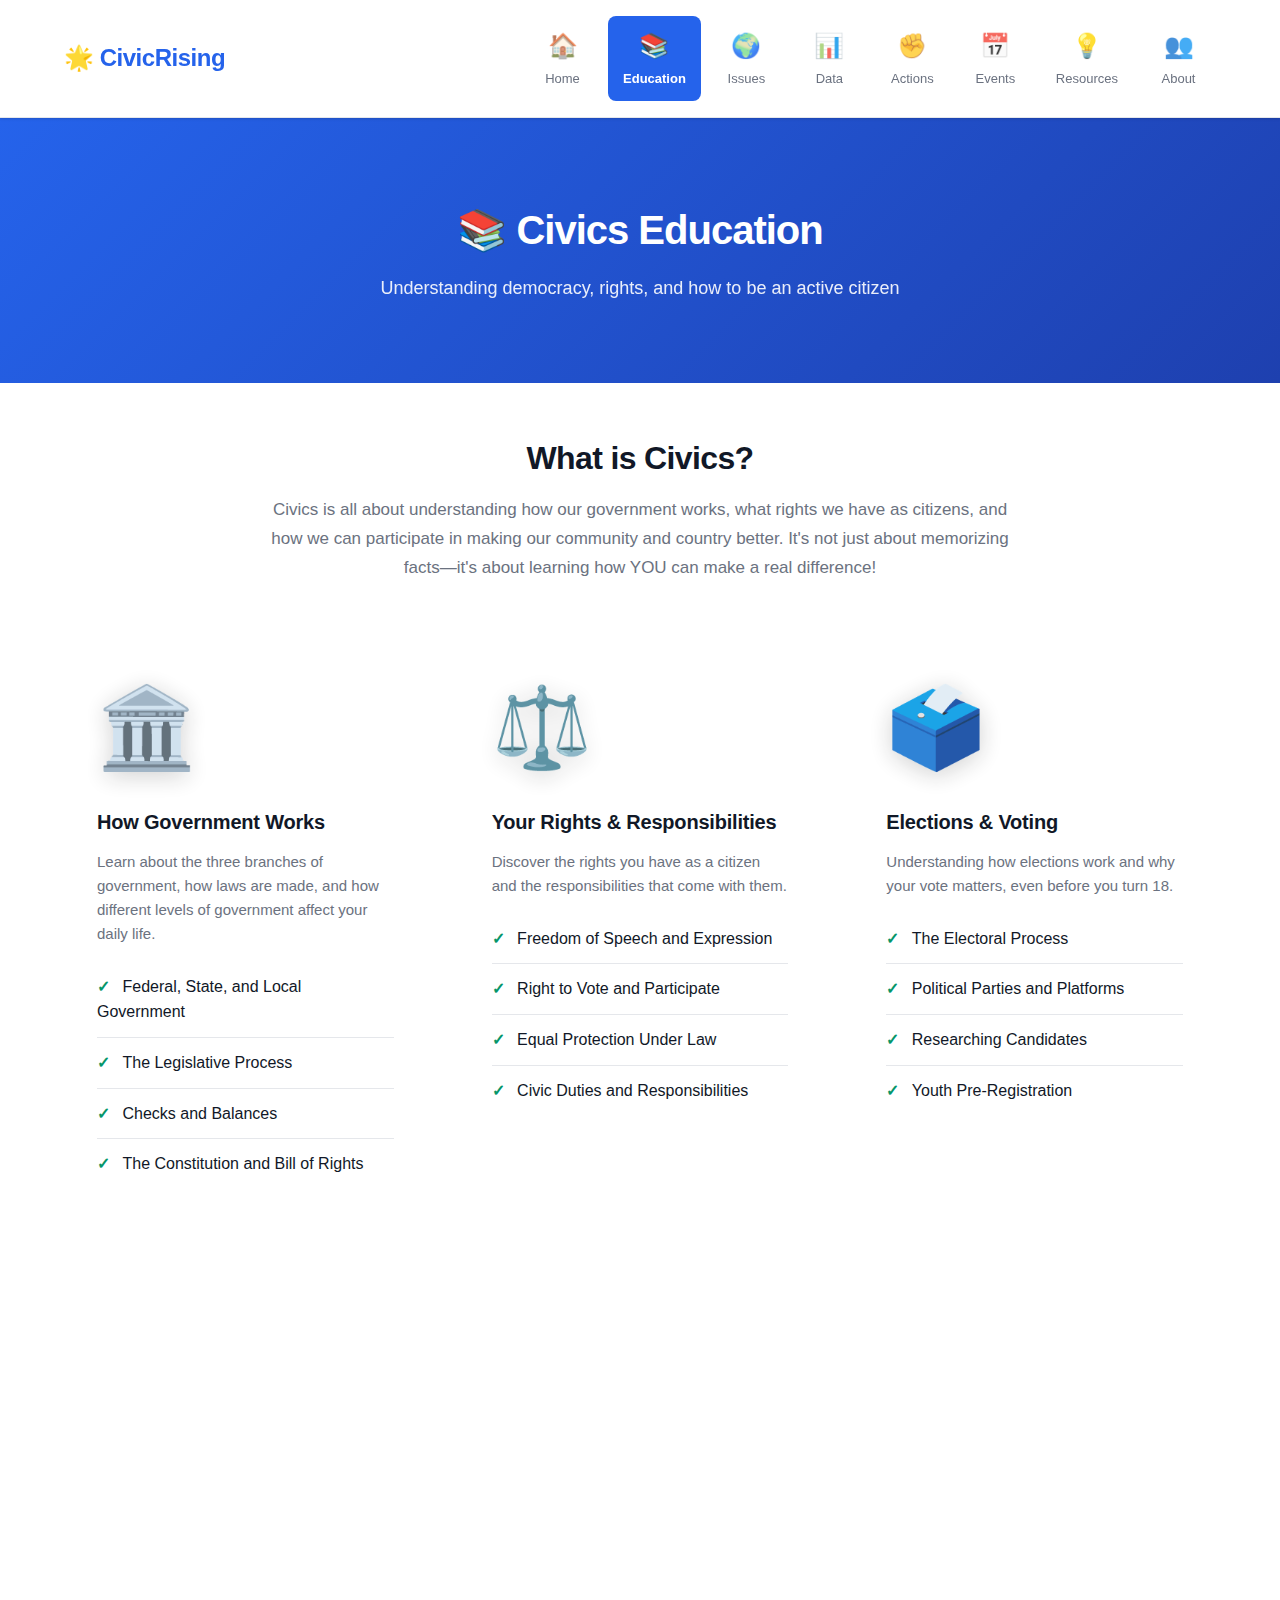
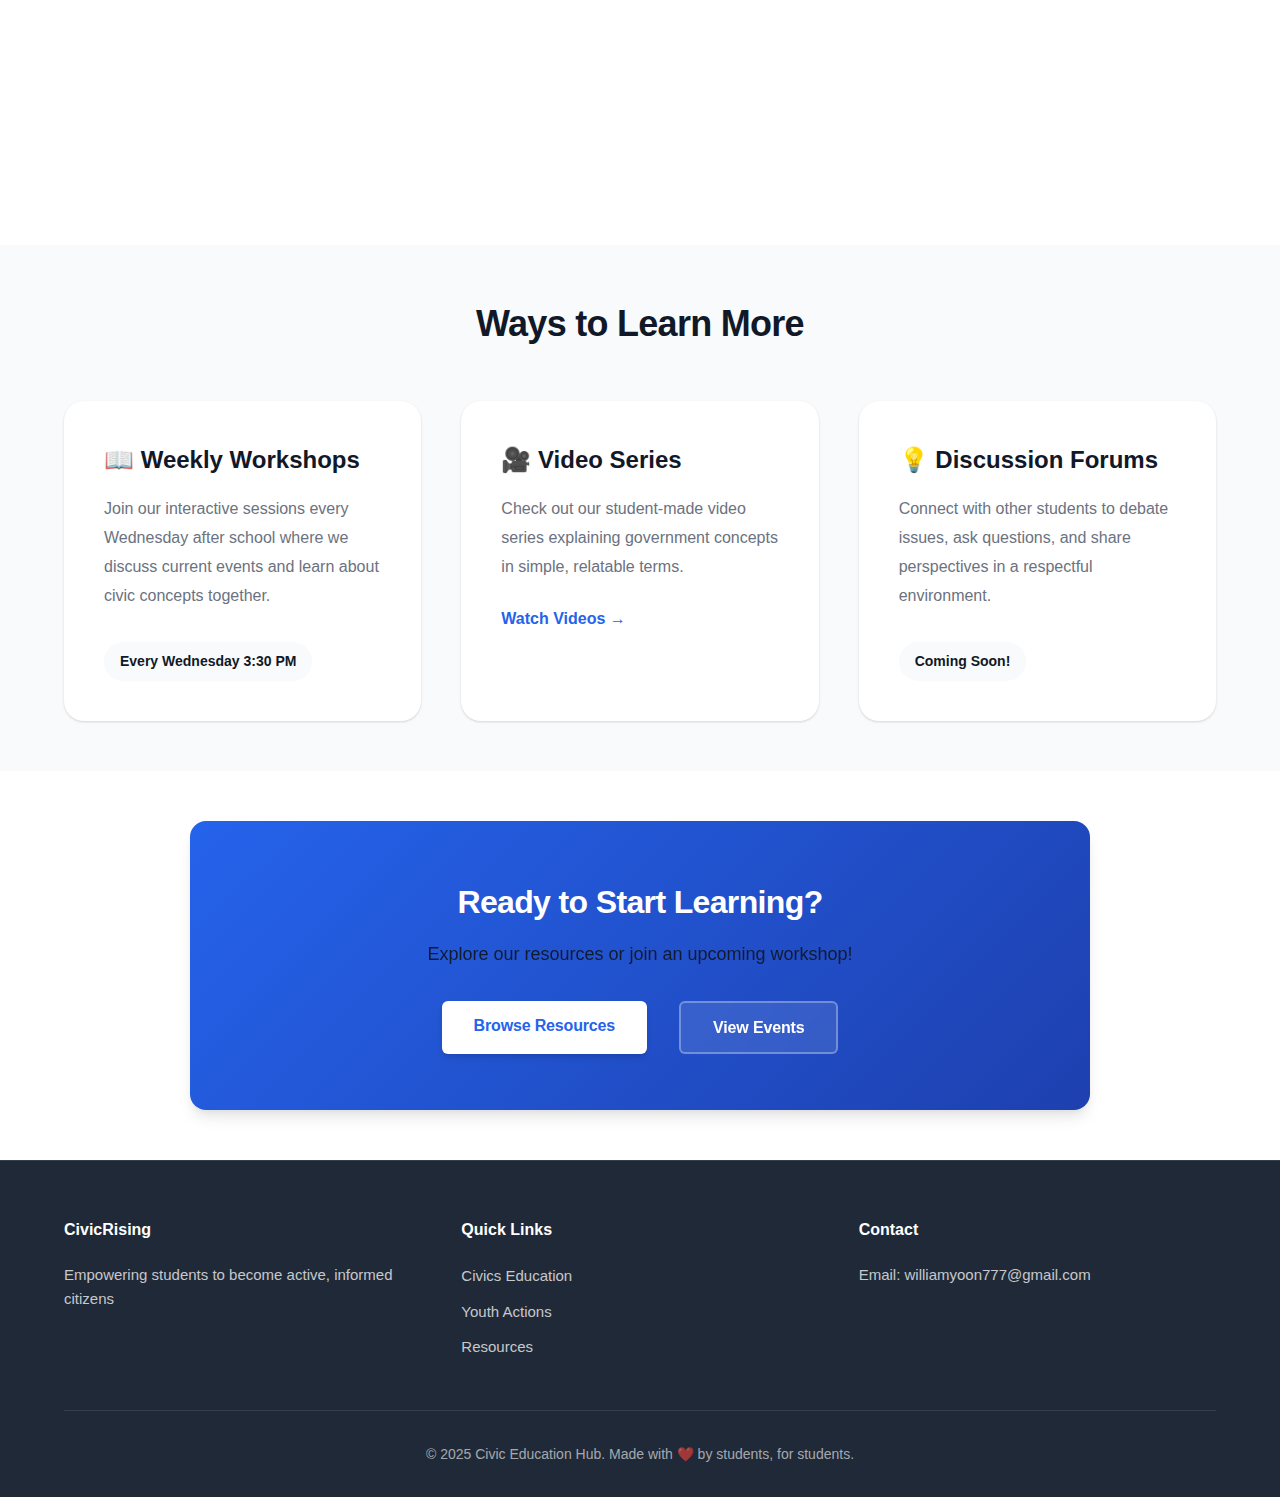
<file: civics-education.html>
<!DOCTYPE html>
<html lang="en">
<head>
    <meta charset="UTF-8">
    <meta name="viewport" content="width=device-width, initial-scale=1.0">
    <title>Civics Education - CivicRising</title>
    <link rel="stylesheet" href="style.css">
</head>
<body>
    <!-- Navigation -->
    <nav class="navbar">
        <div class="container">
            <div class="logo">
                <h1>🌟 CivicRising</h1>
            </div>
            <ul class="nav-menu">
                <li><a href="index.html"><span class="nav-icon">🏠</span>Home</a></li>
                <li><a href="civics-education.html" class="active"><span class="nav-icon">📚</span>Education</a></li>
                <li><a href="community-issues.html"><span class="nav-icon">🌍</span>Issues</a></li>
                <li><a href="civics-data.html"><span class="nav-icon">📊</span>Data</a></li>
                <li><a href="youth-actions.html"><span class="nav-icon">✊</span>Actions</a></li>
                <li><a href="community-events.html"><span class="nav-icon">📅</span>Events</a></li>
                <li><a href="resources.html"><span class="nav-icon">💡</span>Resources</a></li>
                <li><a href="team.html"><span class="nav-icon">👥</span>About</a></li>
            </ul>
            <div class="hamburger">
                <span></span>
                <span></span>
                <span></span>
            </div>
        </div>
    </nav>

    <!-- Page Header -->
    <section class="page-header">
        <div class="container">
            <h1>📚 Civics Education</h1>
            <p>Understanding democracy, rights, and how to be an active citizen</p>
        </div>
    </section>

    <!-- Main Content -->
    <section class="section">
        <div class="container">
            <div class="content-intro">
                <h2>What is Civics?</h2>
                <p>Civics is all about understanding how our government works, what rights we have as citizens, and how we can participate in making our community and country better. It's not just about memorizing facts—it's about learning how YOU can make a real difference!</p>
            </div>

            <div class="card-grid">
                <div class="card">
                    <div class="card-icon">🏛️</div>
                    <h3>How Government Works</h3>
                    <p>Learn about the three branches of government, how laws are made, and how different levels of government affect your daily life.</p>
                    <ul class="topic-list">
                        <li>Federal, State, and Local Government</li>
                        <li>The Legislative Process</li>
                        <li>Checks and Balances</li>
                        <li>The Constitution and Bill of Rights</li>
                    </ul>
                </div>

                <div class="card">
                    <div class="card-icon">⚖️</div>
                    <h3>Your Rights & Responsibilities</h3>
                    <p>Discover the rights you have as a citizen and the responsibilities that come with them.</p>
                    <ul class="topic-list">
                        <li>Freedom of Speech and Expression</li>
                        <li>Right to Vote and Participate</li>
                        <li>Equal Protection Under Law</li>
                        <li>Civic Duties and Responsibilities</li>
                    </ul>
                </div>

                <div class="card">
                    <div class="card-icon">🗳️</div>
                    <h3>Elections & Voting</h3>
                    <p>Understanding how elections work and why your vote matters, even before you turn 18.</p>
                    <ul class="topic-list">
                        <li>The Electoral Process</li>
                        <li>Political Parties and Platforms</li>
                        <li>Researching Candidates</li>
                        <li>Youth Pre-Registration</li>
                    </ul>
                </div>

                <div class="card">
                    <div class="card-icon">💬</div>
                    <h3>Civic Engagement</h3>
                    <p>Ways you can get involved in your community RIGHT NOW, regardless of your age.</p>
                    <ul class="topic-list">
                        <li>Attending Town Halls</li>
                        <li>Contacting Representatives</li>
                        <li>Community Organizing</li>
                        <li>Peaceful Protest and Advocacy</li>
                    </ul>
                </div>

                <div class="card">
                    <div class="card-icon">🌐</div>
                    <h3>Media Literacy</h3>
                    <p>Learn to critically evaluate information and identify reliable sources in the digital age.</p>
                    <ul class="topic-list">
                        <li>Fact-Checking Techniques</li>
                        <li>Identifying Bias</li>
                        <li>Understanding Misinformation</li>
                        <li>Digital Citizenship</li>
                    </ul>
                </div>

                <div class="card">
                    <div class="card-icon">🤝</div>
                    <h3>Social Justice & Equity</h3>
                    <p>Exploring issues of fairness, equality, and justice in our society.</p>
                    <ul class="topic-list">
                        <li>Civil Rights Movement History</li>
                        <li>Contemporary Social Issues</li>
                        <li>Equity vs. Equality</li>
                        <li>Advocacy for Change</li>
                    </ul>
                </div>
            </div>
        </div>
    </section>

    <!-- Interactive Section -->
    <section class="section bg-light">
        <div class="container">
            <h2 class="section-title">Ways to Learn More</h2>
            <div class="learning-options">
                <div class="learning-card">
                    <h3>📖 Weekly Workshops</h3>
                    <p>Join our interactive sessions every Wednesday after school where we discuss current events and learn about civic concepts together.</p>
                    <span class="badge">Every Wednesday 3:30 PM</span>
                </div>
                <div class="learning-card">
                    <h3>🎥 Video Series</h3>
                    <p>Check out our student-made video series explaining government concepts in simple, relatable terms.</p>
                    <a href="resources.html" class="link-button">Watch Videos →</a>
                </div>
                <div class="learning-card">
                    <h3>💡 Discussion Forums</h3>
                    <p>Connect with other students to debate issues, ask questions, and share perspectives in a respectful environment.</p>
                    <span class="badge">Coming Soon!</span>
                </div>
            </div>
        </div>
    </section>

    <!-- Call to Action -->
    <section class="section">
        <div class="container">
            <div class="cta-box">
                <h2>Ready to Start Learning?</h2>
                <p>Explore our resources or join an upcoming workshop!</p>
                <div class="cta-buttons">
                    <a href="resources.html" class="btn-primary">Browse Resources</a>
                    <a href="community-events.html" class="btn-secondary">View Events</a>
                </div>
            </div>
        </div>
    </section>

    <!-- Footer -->
    <footer class="footer">
        <div class="container">
            <div class="footer-content">
                <div class="footer-section">
                    <h3>CivicRising</h3>
                    <p>Empowering students to become active, informed citizens</p>
                </div>
                <div class="footer-section">
                    <h4>Quick Links</h4>
                    <ul class="footer-links">
                        <li><a href="civics-education.html">Civics Education</a></li>
                        <li><a href="youth-actions.html">Youth Actions</a></li>
                        <li><a href="resources.html">Resources</a></li>
                    </ul>
                </div>
                <div class="footer-section">
                    <h4>Contact</h4>
                    <p>Email: williamyoon777@gmail.com</p>
                </div>
            </div>
            <div class="footer-bottom">
                <p>&copy; 2025 Civic Education Hub. Made with ❤️ by students, for students.</p>
            </div>
        </div>
    </footer>

    <script src="script.js"></script>
</body>
</html>
</file>
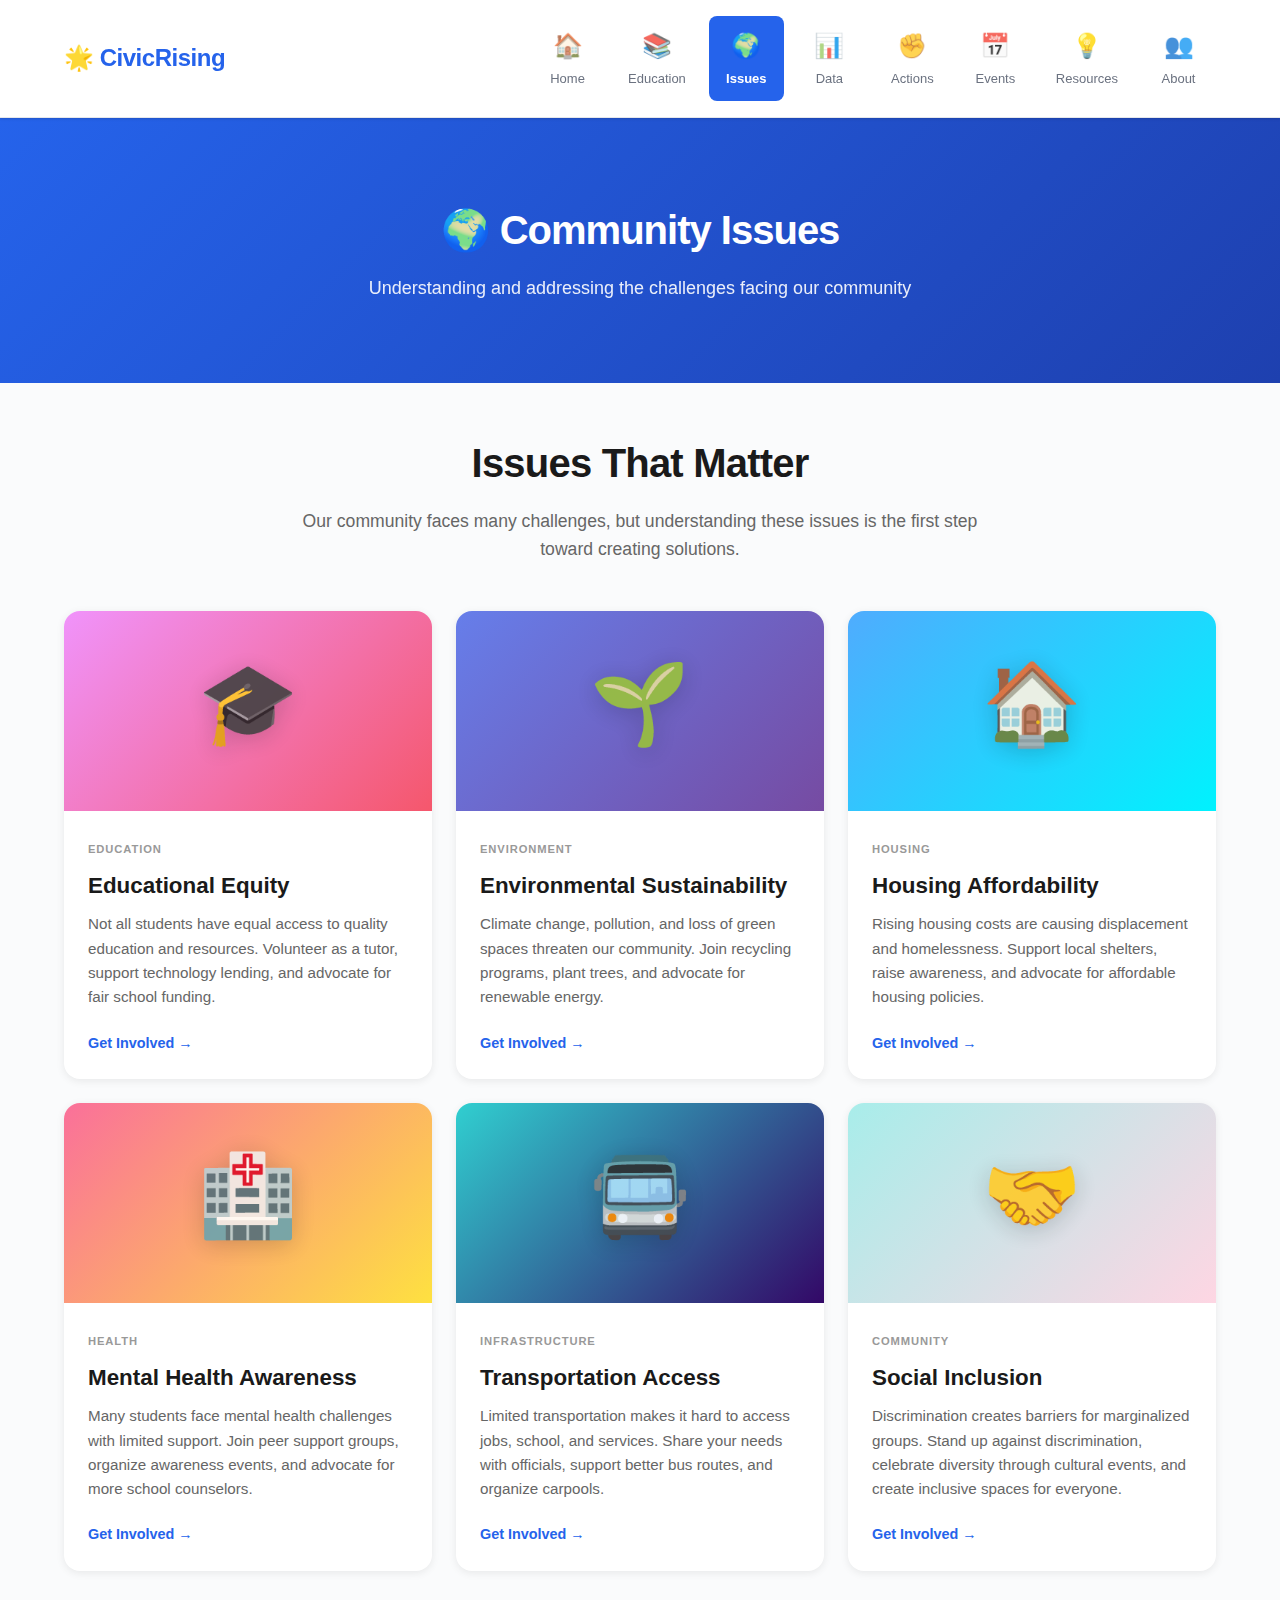
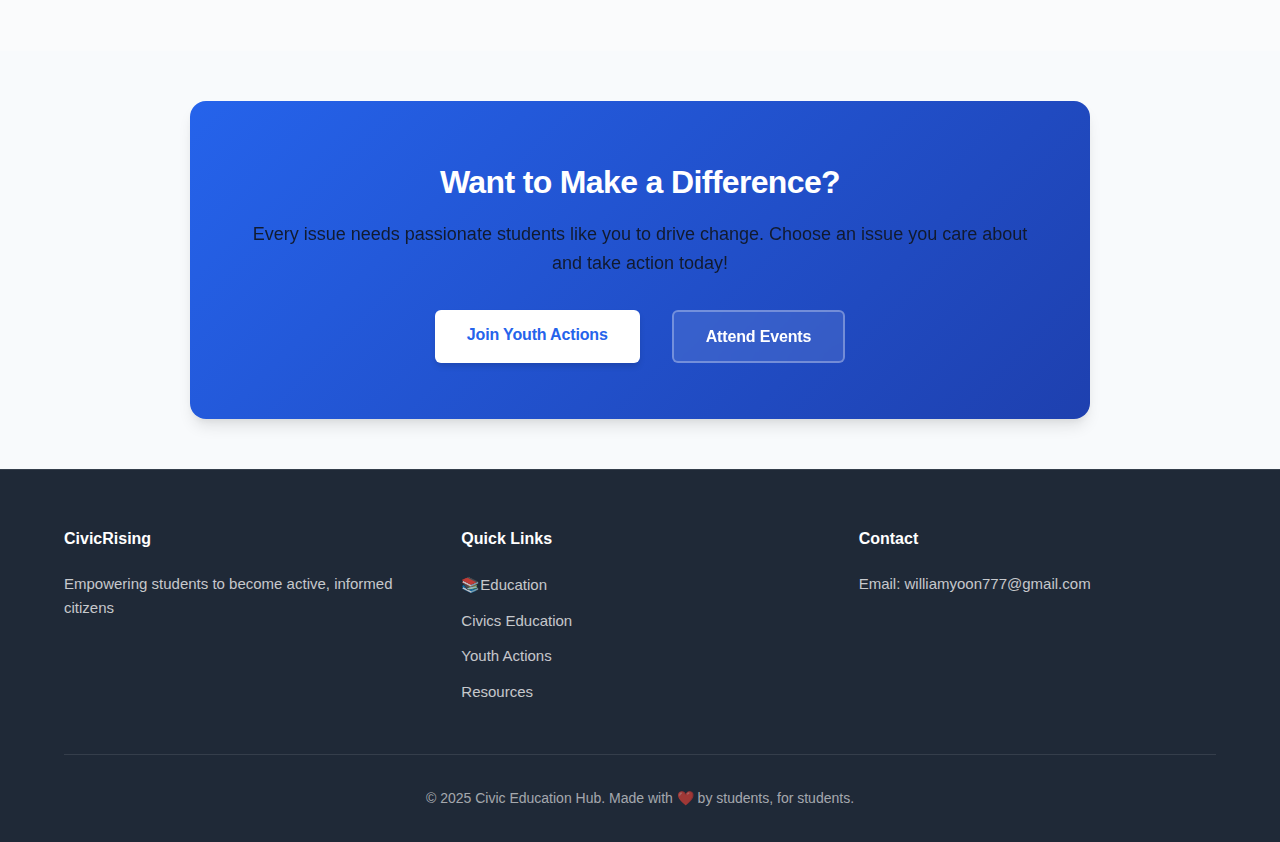
<file: community-issues.html>
<!DOCTYPE html>
<html lang="en">
<head>
    <meta charset="UTF-8">
    <meta name="viewport" content="width=device-width, initial-scale=1.0">
    <title>Community Issues - CivicRising</title>
    <link rel="stylesheet" href="style.css">
</head>
<body>
    <!-- Navigation -->
    <nav class="navbar">
        <div class="container">
            <div class="logo">
                <h1>🌟 CivicRising</h1>
            </div>
                        <ul class="nav-menu">
                <li><a href="index.html"><span class="nav-icon">🏠</span>Home</a></li>
                <li><a href="civics-education.html"><span class="nav-icon">📚</span>Education</a></li>
                <li><a href="community-issues.html" class="active"><span class="nav-icon">🌍</span>Issues</a></li>
                <li><a href="civics-data.html"><span class="nav-icon">📊</span>Data</a></li>
                <li><a href="youth-actions.html"><span class="nav-icon">✊</span>Actions</a></li>
                <li><a href="community-events.html"><span class="nav-icon">📅</span>Events</a></li>
                <li><a href="resources.html"><span class="nav-icon">💡</span>Resources</a></li>
                <li><a href="team.html"><span class="nav-icon">👥</span>About</a></li>
            </ul>
            <div class="hamburger">
                <span></span>
                <span></span>
                <span></span>
            </div>
        </div>
    </nav>

    <!-- Page Header -->
    <section class="page-header">
        <div class="container">
            <h1>🌍 Community Issues</h1>
            <p>Understanding and addressing the challenges facing our community</p>
        </div>
    </section>

    <!-- Main Content -->
    <section class="section issues-gallery">
        <div class="container">
            <div class="gallery-intro">
                <h2 class="gallery-title">Issues That Matter</h2>
                <p class="gallery-subtitle">Our community faces many challenges, but understanding these issues is the first step toward creating solutions.</p>
            </div>

            <!-- Gallery Grid -->
            <div class="issues-gallery-grid">
                <!-- Card 1: Educational Equity -->
                <div class="gallery-card" data-category="education">
                    <div class="gallery-card-image">
                        <div class="card-gradient education-gradient"></div>
                        <div class="card-icon">🎓</div>
                    </div>
                    <div class="gallery-card-content">
                        <span class="card-tag">Education</span>
                        <h3 class="card-title">Educational Equity</h3>
                        <p class="card-description">Not all students have equal access to quality education and resources. Volunteer as a tutor, support technology lending, and advocate for fair school funding.</p>
                        <a href="youth-actions.html" class="card-link">Get Involved →</a>
                    </div>
                </div>

                <!-- Card 2: Environmental Sustainability -->
                <div class="gallery-card" data-category="environment">
                    <div class="gallery-card-image">
                        <div class="card-gradient environment-gradient"></div>
                        <div class="card-icon">🌱</div>
                    </div>
                    <div class="gallery-card-content">
                        <span class="card-tag">Environment</span>
                        <h3 class="card-title">Environmental Sustainability</h3>
                        <p class="card-description">Climate change, pollution, and loss of green spaces threaten our community. Join recycling programs, plant trees, and advocate for renewable energy.</p>
                        <a href="youth-actions.html" class="card-link">Get Involved →</a>
                    </div>
                </div>

                <!-- Card 3: Housing Affordability -->
                <div class="gallery-card" data-category="housing">
                    <div class="gallery-card-image">
                        <div class="card-gradient housing-gradient"></div>
                        <div class="card-icon">🏠</div>
                    </div>
                    <div class="gallery-card-content">
                        <span class="card-tag">Housing</span>
                        <h3 class="card-title">Housing Affordability</h3>
                        <p class="card-description">Rising housing costs are causing displacement and homelessness. Support local shelters, raise awareness, and advocate for affordable housing policies.</p>
                        <a href="youth-actions.html" class="card-link">Get Involved →</a>
                    </div>
                </div>

                <!-- Card 4: Mental Health Awareness -->
                <div class="gallery-card" data-category="health">
                    <div class="gallery-card-image">
                        <div class="card-gradient health-gradient"></div>
                        <div class="card-icon">🏥</div>
                    </div>
                    <div class="gallery-card-content">
                        <span class="card-tag">Health</span>
                        <h3 class="card-title">Mental Health Awareness</h3>
                        <p class="card-description">Many students face mental health challenges with limited support. Join peer support groups, organize awareness events, and advocate for more school counselors.</p>
                        <a href="youth-actions.html" class="card-link">Get Involved →</a>
                    </div>
                </div>

                <!-- Card 5: Transportation Access -->
                <div class="gallery-card" data-category="transport">
                    <div class="gallery-card-image">
                        <div class="card-gradient transport-gradient"></div>
                        <div class="card-icon">🚍</div>
                    </div>
                    <div class="gallery-card-content">
                        <span class="card-tag">Infrastructure</span>
                        <h3 class="card-title">Transportation Access</h3>
                        <p class="card-description">Limited transportation makes it hard to access jobs, school, and services. Share your needs with officials, support better bus routes, and organize carpools.</p>
                        <a href="youth-actions.html" class="card-link">Get Involved →</a>
                    </div>
                </div>

                <!-- Card 6: Social Inclusion -->
                <div class="gallery-card" data-category="inclusion">
                    <div class="gallery-card-image">
                        <div class="card-gradient inclusion-gradient"></div>
                        <div class="card-icon">🤝</div>
                    </div>
                    <div class="gallery-card-content">
                        <span class="card-tag">Community</span>
                        <h3 class="card-title">Social Inclusion</h3>
                        <p class="card-description">Discrimination creates barriers for marginalized groups. Stand up against discrimination, celebrate diversity through cultural events, and create inclusive spaces for everyone.</p>
                        <a href="youth-actions.html" class="card-link">Get Involved →</a>
                    </div>
                </div>
            </div>
        </div>
    </section>

    <!-- Take Action Section -->
    <section class="section bg-light">
        <div class="container">
            <div class="cta-box">
                <h2>Want to Make a Difference?</h2>
                <p>Every issue needs passionate students like you to drive change. Choose an issue you care about and take action today!</p>
                <div class="cta-buttons">
                    <a href="youth-actions.html" class="btn-primary">Join Youth Actions</a>
                    <a href="community-events.html" class="btn-secondary">Attend Events</a>
                </div>
            </div>
        </div>
    </section>

    <!-- Footer -->
    <footer class="footer">
        <div class="container">
            <div class="footer-content">
                <div class="footer-section">
                    <h3>CivicRising</h3>
                    <p>Empowering students to become active, informed citizens</p>
                </div>
                <div class="footer-section">
                    <h4>Quick Links</h4>
                    <ul class="footer-links">
                        <li><a href="civics-education.html"><span class="nav-icon">📚</span>Education</a></li>
                <li><a href="civics-education.html">Civics Education</a></li>
                        <li><a href="youth-actions.html">Youth Actions</a></li>
                        <li><a href="resources.html">Resources</a></li>
                    </ul>
                </div>
                <div class="footer-section">
                    <h4>Contact</h4>
                    <p>Email: williamyoon777@gmail.com</p>
                </div>
            </div>
            <div class="footer-bottom">
                <p>&copy; 2025 Civic Education Hub. Made with ❤️ by students, for students.</p>
            </div>
        </div>
    </footer>

    <script src="script.js"></script>
</body>
</html>
</file>
<file: style.css>
* {
    margin: 0;
    padding: 0;
    box-sizing: border-box;
}

:root {
    --primary-color: #2563eb;
    --secondary-color: #1e40af;
    --accent-color: #0891b2;
    --success-color: #059669;
    --text-dark: #111827;
    --text-light: #6b7280;
    --text-lighter: #9ca3af;
    --bg-light: #f8fafc;
    --bg-lighter: #ffffff;
    --border-color: #e5e7eb;
    --white: #ffffff;
    --gradient-1: linear-gradient(135deg, #2563eb 0%, #1e40af 100%);
    --gradient-2: linear-gradient(135deg, #0891b2 0%, #0e7490 100%);
    --gradient-3: linear-gradient(135deg, #6366f1 0%, #4f46e5 100%);
    --gradient-4: linear-gradient(135deg, #3b82f6 0%, #2563eb 100%);
    --shadow: 0 1px 3px 0 rgba(0, 0, 0, 0.1), 0 1px 2px 0 rgba(0, 0, 0, 0.06);
    --shadow-md: 0 4px 6px -1px rgba(0, 0, 0, 0.1), 0 2px 4px -1px rgba(0, 0, 0, 0.06);
    --shadow-lg: 0 10px 15px -3px rgba(0, 0, 0, 0.1), 0 4px 6px -2px rgba(0, 0, 0, 0.05);
    --shadow-xl: 0 20px 25px -5px rgba(0, 0, 0, 0.1), 0 10px 10px -5px rgba(0, 0, 0, 0.04);
}

body {
    font-family: -apple-system, BlinkMacSystemFont, 'Segoe UI', 'Roboto', 'Helvetica Neue', Arial, sans-serif;
    line-height: 1.6;
    color: var(--text-dark);
    background: var(--bg-lighter);
    font-weight: 400;
    -webkit-font-smoothing: antialiased;
    -moz-osx-font-smoothing: grayscale;
}

.container {
    max-width: 1200px;
    margin: 0 auto;
    padding: 0 24px;
}

/* Navigation */
.navbar {
    background: var(--white);
    box-shadow: var(--shadow);
    position: sticky;
    top: 0;
    z-index: 1000;
    border-bottom: 1px solid var(--border-color);
}

.navbar .container {
    display: flex;
    justify-content: center;
    align-items: center;
    padding: 1rem 24px;
    gap: 3rem;
    flex-wrap: nowrap;
}

.logo {
    margin-right: auto;
}

.logo h1 {
    color: var(--primary-color);
    font-size: 1.5rem;
    font-weight: 700;
    white-space: nowrap;
    letter-spacing: -0.02em;
}

.nav-menu {
    display: flex;
    list-style: none;
    gap: 0.5rem;
    flex-wrap: nowrap;
}

.nav-menu li {
    flex-shrink: 0;
}

.nav-menu a {
    display: flex;
    flex-direction: column;
    align-items: center;
    text-decoration: none;
    color: var(--text-light);
    font-weight: 500;
    transition: all 0.2s ease;
    padding: 0.625rem 0.875rem;
    border-radius: 8px;
    min-width: 75px;
    font-size: 0.8125rem;
    border: 1px solid transparent;
}

.nav-menu a .nav-icon {
    font-size: 1.5rem;
    margin-bottom: 0.25rem;
    display: block;
    opacity: 0.8;
}

.nav-menu a:hover {
    background: var(--bg-light);
    color: var(--primary-color);
    border-color: var(--border-color);
}

.nav-menu a:hover .nav-icon {
    opacity: 1;
}

.nav-menu a.active {
    background: var(--primary-color);
    color: var(--white);
    font-weight: 600;
}

.nav-menu a.active .nav-icon {
    opacity: 1;
}

.hamburger {
    display: none;
    flex-direction: column;
    cursor: pointer;
    margin-left: auto;
}

.hamburger span {
    width: 28px;
    height: 3px;
    background: var(--primary-color);
    margin: 4px 0;
    transition: 0.3s;
    border-radius: 2px;
}

/* Hero Section */
.hero {
    background: var(--gradient-1);
    color: var(--white);
    padding: 120px 0 100px;
    text-align: center;
    position: relative;
    overflow: hidden;
}

.hero::before {
    content: '';
    position: absolute;
    top: 0;
    left: 0;
    right: 0;
    bottom: 0;
    background: linear-gradient(180deg, rgba(0,0,0,0) 0%, rgba(0,0,0,0.05) 100%);
}

.hero-content {
    position: relative;
    z-index: 1;
    max-width: 800px;
    margin: 0 auto;
}

.hero-content h1 {
    font-size: 3rem;
    margin-bottom: 1.25rem;
    font-weight: 700;
    letter-spacing: -0.025em;
    line-height: 1.2;
}

.hero-content p {
    font-size: 1.25rem;
    margin-bottom: 2.5rem;
    opacity: 0.95;
    font-weight: 400;
    line-height: 1.6;
}

.btn-primary,
.btn-secondary {
    display: inline-block;
    padding: 12px 32px;
    border: none;
    border-radius: 6px;
    font-size: 1rem;
    font-weight: 600;
    cursor: pointer;
    text-decoration: none;
    transition: all 0.2s ease;
    letter-spacing: -0.01em;
}

.btn-primary {
    background: var(--white);
    color: var(--primary-color);
    box-shadow: 0 4px 6px -1px rgba(0, 0, 0, 0.15);
}

.btn-primary:hover {
    transform: translateY(-2px);
    box-shadow: 0 10px 15px -3px rgba(0, 0, 0, 0.2);
}

.btn-secondary {
    background: rgba(255, 255, 255, 0.1);
    color: var(--white);
    border: 2px solid rgba(255, 255, 255, 0.3);
    margin-left: 1rem;
    backdrop-filter: blur(10px);
}

.btn-secondary:hover {
    background: rgba(255, 255, 255, 0.2);
    border-color: rgba(255, 255, 255, 0.5);
    transform: translateY(-2px);
}

/* Page Header */
.page-header {
    background: var(--gradient-1);
    color: var(--white);
    padding: 80px 0;
    text-align: center;
}

.page-header h1 {
    font-size: 2.5rem;
    font-weight: 700;
    margin-bottom: 0.75rem;
    letter-spacing: -0.025em;
}

.page-header p {
    font-size: 1.125rem;
    opacity: 0.9;
    font-weight: 400;
}

/* Sections */
.section {
    padding: 50px 0;
}

.bg-light {
    background: var(--bg-light);
}

.section-title {
    font-size: 2.25rem;
    text-align: center;
    margin-bottom: 0.75rem;
    color: var(--text-dark);
    font-weight: 700;
    letter-spacing: -0.02em;
}

.section-subtitle {
    text-align: center;
    color: var(--text-light);
    font-size: 1.125rem;
    margin-bottom: 3rem;
    font-weight: 400;
    max-width: 700px;
    margin-left: auto;
    margin-right: auto;
}

.content-intro {
    max-width: 750px;
    margin: 0 auto 3rem;
    text-align: center;
}

.content-intro h2 {
    font-size: 2rem;
    margin-bottom: 0.75rem;
    font-weight: 700;
    color: var(--text-dark);
    letter-spacing: -0.02em;
}

.content-intro p {
    font-size: 1.0625rem;
    color: var(--text-light);
    line-height: 1.7;
}

/* Card Grid */
.card-grid {
    display: grid;
    grid-template-columns: repeat(3, 1fr);
    gap: 2rem;
    margin-top: 2.5rem;
}

.card {
    background: transparent;
    padding: 2rem;
    border-radius: 12px;
    box-shadow: none;
    transition: all 0.2s ease;
    border: 1px solid transparent;
}

.card:hover {
    transform: translateY(-2px);
    background: var(--white);
    box-shadow: var(--shadow-md);
    border-color: var(--border-color);
}

.card-link {
    text-decoration: none;
    color: inherit;
}

.card-icon {
    font-size: 2.25rem;
    margin-bottom: 0.875rem;
    display: block;
    opacity: 0.9;
}

.card h3 {
    font-size: 1.25rem;
    margin-bottom: 0.75rem;
    color: var(--text-dark);
    font-weight: 600;
    letter-spacing: -0.01em;
}

.card p {
    color: var(--text-light);
    line-height: 1.6;
    font-size: 0.9375rem;
}

.card-image {
    height: 200px;
    border-radius: 8px;
    margin-bottom: 1.25rem;
}

/* Topic List */
.topic-list {
    list-style: none;
    margin-top: 1rem;
}

.topic-list li {
    padding: 0.75rem 0;
    border-bottom: 1px solid #e5e7eb;
    color: var(--text-dark);
    font-weight: 500;
}

.topic-list li:last-child {
    border-bottom: none;
}

.topic-list li::before {
    content: "✓ ";
    color: var(--success-color);
    font-weight: bold;
    margin-right: 0.5rem;
}

/* Featured Content */
.featured-content {
    display: grid;
    grid-template-columns: repeat(auto-fit, minmax(300px, 1fr));
    gap: 3rem;
    margin-top: 3rem;
}

.featured-item {
    text-align: center;
}

.featured-icon {
    font-size: 4rem;
    margin-bottom: 1.5rem;
}

.featured-item h3 {
    font-size: 1.75rem;
    margin-bottom: 1rem;
    font-weight: 800;
    color: var(--text-dark);
}

.featured-item p {
    color: var(--text-light);
    line-height: 1.8;
    font-size: 1.0625rem;
}

/* Issues */
.issues-container {
    display: grid;
    grid-template-columns: repeat(3, 1fr);
    gap: 2rem;
    margin-top: 3rem;
}

.issue-card {
    background: var(--white);
    border-radius: 20px;
    overflow: hidden;
    box-shadow: var(--shadow-lg);
    transition: all 0.3s;
}

.issue-card:hover {
    transform: translateY(-5px);
    box-shadow: var(--shadow-xl);
}

.issue-header {
    padding: 2rem;
    color: var(--white);
    position: relative;
    min-height: 180px;
}

.issue-icon {
    font-size: 3rem;
    margin-bottom: 1rem;
}

.issue-header h3 {
    font-size: 2rem;
    margin-bottom: 1rem;
    font-weight: 800;
    min-height: 5rem;
}

.issue-tag {
    background: rgba(255, 255, 255, 0.3);
    padding: 0.5rem 1rem;
    border-radius: 20px;
    font-size: 0.875rem;
    font-weight: 700;
    display: inline-block;
}

.issue-content {
    padding: 2rem;
}

.issue-content h4 {
    color: var(--text-dark);
    margin-bottom: 0.75rem;
    font-weight: 800;
    font-size: 1.125rem;
}

.issue-content p {
    color: var(--text-light);
    line-height: 1.8;
    margin-bottom: 1rem;
}

.issue-content ul {
    margin: 1rem 0;
    padding-left: 1.5rem;
}

.issue-content li {
    color: var(--text-dark);
    margin-bottom: 0.5rem;
    font-weight: 500;
}

.action-link {
    color: var(--primary-color);
    font-weight: 700;
    text-decoration: none;
    display: inline-block;
    margin-top: 1rem;
    transition: all 0.3s;
}

.action-link:hover {
    transform: translateX(5px);
}

/* Data & Stats */
.stats-grid {
    display: grid;
    grid-template-columns: repeat(4, 1fr);
    gap: 1.5rem;
    margin-top: 2rem;
}

.stat-card {
    background: var(--white);
    padding: 1.5rem 1rem;
    border-radius: 12px;
    text-align: center;
    color: var(--white);
    position: relative;
    overflow: hidden;
}

.stat-number {
    font-size: 2rem;
    font-weight: 900;
    margin-bottom: 0.25rem;
}

.stat-card h3 {
    font-size: 0.9rem;
    margin-bottom: 0.25rem;
    font-weight: 800;
}

.stat-card p {
    opacity: 0.9;
    font-size: 0.75rem;
}

.trend {
    display: inline-block;
    margin-top: 0.5rem;
    padding: 0.25rem 0.5rem;
    background: rgba(255, 255, 255, 0.2);
    border-radius: 12px;
    font-weight: 700;
    font-size: 0.7rem;
}

/* Data Sections */
.data-section {
    display: grid;
    grid-template-columns: repeat(auto-fit, minmax(450px, 1fr));
    gap: 3rem;
    margin-top: 3rem;
}

.data-card-large {
    background: var(--white);
    padding: 2.5rem;
    border-radius: 20px;
    box-shadow: var(--shadow);
}

.data-card-large h3 {
    font-size: 1.75rem;
    margin-bottom: 2rem;
    font-weight: 800;
    color: var(--text-dark);
}

.bar-chart {
    display: flex;
    align-items: flex-end;
    justify-content: space-around;
    height: 300px;
    margin: 2rem 0;
}

.bar-item {
    flex: 1;
    display: flex;
    align-items: flex-end;
    justify-content: center;
    margin: 0 1rem;
}

.bar {
    width: 100%;
    display: flex;
    align-items: center;
    justify-content: center;
    border-radius: 12px 12px 0 0;
    position: relative;
}

.bar-label {
    position: absolute;
    color: var(--white);
    font-weight: 700;
    font-size: 1.125rem;
}

.program-stats {
    display: flex;
    flex-direction: column;
    gap: 1.5rem;
}

.program-item {
    position: relative;
}

.program-bar {
    padding: 1rem 1.5rem;
    border-radius: 12px;
    color: var(--white);
    font-weight: 700;
    box-shadow: var(--shadow);
}

/* Impact Grid */
.impact-grid {
    display: grid;
    grid-template-columns: repeat(6, 1fr);
    gap: 1.5rem;
    margin-top: 2rem;
}

.impact-card {
    background: var(--white);
    padding: 1.5rem 1rem;
    border-radius: 12px;
    text-align: center;
    box-shadow: var(--shadow);
    transition: all 0.3s;
}

.impact-card:hover {
    transform: translateY(-5px);
    box-shadow: var(--shadow-xl);
}

.impact-icon {
    font-size: 2rem;
    margin-bottom: 0.5rem;
}

.impact-card h3 {
    font-size: 0.9rem;
    margin-bottom: 0.5rem;
    font-weight: 800;
    color: var(--text-dark);
}

.impact-card p {
    color: var(--text-light);
    line-height: 1.5;
    font-size: 0.75rem;
}

/* Demographics */
.demo-grid {
    display: grid;
    grid-template-columns: repeat(auto-fit, minmax(400px, 1fr));
    gap: 3rem;
    margin-top: 3rem;
}

.demo-card {
    background: var(--white);
    padding: 2.5rem;
    border-radius: 20px;
    box-shadow: var(--shadow);
}

.demo-card h3 {
    font-size: 1.75rem;
    margin-bottom: 1.5rem;
    font-weight: 800;
    color: var(--text-dark);
}

.demo-list {
    list-style: none;
}

.demo-list li {
    padding: 1rem 0;
    border-bottom: 1px solid #e5e7eb;
    font-size: 1.0625rem;
}

.demo-list li:last-child {
    border-bottom: none;
}

.demo-list strong {
    color: var(--text-dark);
    font-weight: 800;
}

.note {
    margin-top: 1.5rem;
    padding: 1rem;
    background: var(--bg-light);
    border-radius: 12px;
    font-size: 0.9375rem;
    color: var(--text-light);
    font-style: italic;
}

/* Programs */
.programs-container {
    display: grid;
    gap: 3rem;
    margin-top: 3rem;
}

.program-card {
    background: var(--white);
    border-radius: 20px;
    padding: 2.5rem;
    box-shadow: var(--shadow-lg);
    transition: all 0.3s;
}

.program-card:hover {
    transform: translateY(-5px);
    box-shadow: var(--shadow-xl);
}

.program-card.featured {
    border: 4px solid #fbbf24;
}

.program-header {
    display: flex;
    align-items: center;
    gap: 1.5rem;
    margin-bottom: 1.5rem;
}

.program-icon {
    font-size: 3.5rem;
}

.program-header h3 {
    font-size: 2rem;
    font-weight: 900;
    color: var(--text-dark);
}

.badge {
    display: inline-block;
    padding: 0.5rem 1rem;
    border-radius: 20px;
    font-size: 0.875rem;
    font-weight: 700;
    margin-top: 0.5rem;
}

.badge-active {
    background: #d1fae5;
    color: #065f46;
}

.badge-new {
    background: #fef3c7;
    color: #92400e;
}

.program-description {
    font-size: 1.125rem;
    color: var(--text-light);
    line-height: 1.8;
    margin-bottom: 2rem;
}

.program-details h4 {
    font-size: 1.25rem;
    font-weight: 800;
    color: var(--text-dark);
    margin: 1.5rem 0 1rem;
}

.program-details ul {
    list-style: none;
    margin-bottom: 1.5rem;
}

.program-details li {
    padding: 0.75rem 0;
    color: var(--text-dark);
    font-weight: 500;
}

.program-details li::before {
    content: "→ ";
    color: var(--primary-color);
    font-weight: bold;
    margin-right: 0.5rem;
}

.achievement-tags {
    display: flex;
    flex-wrap: wrap;
    gap: 0.75rem;
    margin: 1rem 0;
}

.achievement-tags span {
    background: var(--bg-light);
    padding: 0.5rem 1rem;
    border-radius: 20px;
    font-size: 0.875rem;
    font-weight: 700;
    color: var(--text-dark);
}

.program-meta {
    display: flex;
    flex-wrap: wrap;
    gap: 1.5rem;
    margin: 1.5rem 0;
    padding-top: 1.5rem;
    border-top: 2px solid #e5e7eb;
}

.program-meta span {
    font-weight: 600;
    color: var(--text-dark);
}

.join-button {
    width: 100%;
    padding: 1rem;
    background: var(--gradient-1);
    color: var(--white);
    border: none;
    border-radius: 12px;
    font-size: 1.0625rem;
    font-weight: 700;
    cursor: pointer;
    transition: all 0.3s;
    margin-top: 1rem;
}

.join-button:hover {
    transform: translateY(-2px);
    box-shadow: var(--shadow-xl);
}

/* Steps */
.steps-container {
    display: grid;
    grid-template-columns: repeat(auto-fit, minmax(300px, 1fr));
    gap: 3rem;
    margin-top: 3rem;
}

.step-card {
    text-align: center;
    padding: 2rem;
}

.step-number {
    width: 80px;
    height: 80px;
    background: var(--gradient-1);
    color: var(--white);
    border-radius: 50%;
    display: flex;
    align-items: center;
    justify-content: center;
    font-size: 2.5rem;
    font-weight: 900;
    margin: 0 auto 1.5rem;
    box-shadow: var(--shadow-lg);
}

.step-card h3 {
    font-size: 1.5rem;
    margin-bottom: 1rem;
    font-weight: 800;
    color: var(--text-dark);
}

.step-card p {
    color: var(--text-light);
    line-height: 1.8;
}

/* Events */
.events-container {
    display: grid;
    gap: 2.5rem;
    margin-top: 3rem;
}

.event-card-full {
    background: var(--white);
    border-radius: 20px;
    overflow: hidden;
    box-shadow: var(--shadow-lg);
    position: relative;
    transition: all 0.3s;
}

.event-card-full:hover {
    transform: translateY(-5px);
    box-shadow: var(--shadow-xl);
}

.event-badge {
    position: absolute;
    top: 20px;
    right: 20px;
    background: #fbbf24;
    color: var(--text-dark);
    padding: 0.5rem 1rem;
    border-radius: 20px;
    font-weight: 800;
    font-size: 0.875rem;
    z-index: 10;
}

.event-badge.featured {
    background: var(--gradient-2);
    color: var(--white);
}

.event-main {
    display: flex;
    gap: 2rem;
    padding: 2.5rem;
}

.event-date-box {
    display: flex;
    flex-direction: column;
    align-items: center;
    justify-content: center;
    background: var(--gradient-3);
    color: var(--white);
    border-radius: 16px;
    padding: 1.5rem;
    min-width: 120px;
    text-align: center;
    box-shadow: var(--shadow);
}

.event-date-box .month {
    font-size: 1rem;
    font-weight: 800;
    text-transform: uppercase;
    letter-spacing: 1px;
}

.event-date-box .day {
    font-size: 3rem;
    font-weight: 900;
    line-height: 1;
    margin: 0.5rem 0;
}

.event-date-box .year {
    font-size: 0.875rem;
    font-weight: 600;
    opacity: 0.9;
}

.event-details h3 {
    font-size: 1.875rem;
    margin-bottom: 1rem;
    font-weight: 900;
    color: var(--text-dark);
}

.event-meta {
    display: flex;
    flex-wrap: wrap;
    gap: 1.5rem;
    margin: 1rem 0;
}

.event-meta span {
    font-weight: 600;
    color: var(--text-dark);
    font-size: 0.9375rem;
}

.event-details p {
    color: var(--text-light);
    line-height: 1.8;
    margin: 1rem 0;
}

.event-tags {
    display: flex;
    flex-wrap: wrap;
    gap: 0.75rem;
    margin-top: 1.5rem;
}

.tag {
    background: var(--bg-light);
    padding: 0.5rem 1rem;
    border-radius: 20px;
    font-size: 0.875rem;
    font-weight: 700;
    color: var(--text-dark);
}

.event-rsvp {
    width: 100%;
    padding: 1rem;
    background: var(--gradient-1);
    color: var(--white);
    border: none;
    border-radius: 0 0 20px 20px;
    font-size: 1.0625rem;
    font-weight: 800;
    cursor: pointer;
    transition: all 0.3s;
}

.event-rsvp:hover {
    background: var(--gradient-2);
}

/* Weekly Events */
.events-section-title {
    font-size: 2rem;
    margin: 3rem 0 2rem;
    font-weight: 900;
    color: var(--text-dark);
}

.weekly-grid {
    display: grid;
    grid-template-columns: repeat(auto-fit, minmax(320px, 1fr));
    gap: 2.5rem;
    margin-top: 3rem;
}

.weekly-card {
    background: var(--white);
    padding: 2.5rem;
    border-radius: 20px;
    box-shadow: var(--shadow);
    border-left: 6px solid var(--primary-color);
}

.weekly-card h3 {
    font-size: 1.5rem;
    margin-bottom: 0.75rem;
    font-weight: 800;
    color: var(--text-dark);
}

.weekly-time {
    color: var(--primary-color);
    font-weight: 700;
    margin-bottom: 1rem;
    display: block;
}

.weekly-card p {
    color: var(--text-light);
    line-height: 1.8;
    margin-bottom: 1rem;
}

.location {
    font-weight: 600;
    color: var(--text-dark);
}

/* Past Events */
.past-events-grid {
    display: grid;
    grid-template-columns: repeat(auto-fit, minmax(320px, 1fr));
    gap: 2.5rem;
    margin-top: 3rem;
}

.past-event-card {
    background: var(--white);
    border-radius: 20px;
    overflow: hidden;
    box-shadow: var(--shadow);
    transition: all 0.3s;
}

.past-event-card:hover {
    transform: translateY(-5px);
    box-shadow: var(--shadow-xl);
}

.past-event-image {
    height: 200px;
    display: flex;
    align-items: center;
    justify-content: center;
    color: var(--white);
    position: relative;
}

.past-date {
    background: rgba(255, 255, 255, 0.3);
    padding: 0.5rem 1rem;
    border-radius: 20px;
    font-weight: 800;
}

.past-event-card h3 {
    font-size: 1.375rem;
    margin: 1.5rem 1.5rem 0.75rem;
    font-weight: 800;
    color: var(--text-dark);
}

.past-event-card p {
    padding: 0 1.5rem;
    color: var(--text-light);
    line-height: 1.7;
}

.attendees {
    display: block;
    padding: 1.5rem;
    font-weight: 700;
    color: var(--primary-color);
}

/* Resources */
.resource-category {
    background: var(--white);
    border-radius: 20px;
    overflow: hidden;
    box-shadow: var(--shadow-lg);
    margin-bottom: 2.5rem;
}

.category-header {
    padding: 2rem;
    color: var(--white);
}

.category-header h3 {
    font-size: 1.875rem;
    font-weight: 900;
}

.resource-list {
    padding: 2rem;
}

.resource-item {
    padding: 1.5rem 0;
    border-bottom: 2px solid #e5e7eb;
}

.resource-item:last-child {
    border-bottom: none;
}

.resource-item h4 {
    font-size: 1.25rem;
    margin-bottom: 0.5rem;
    font-weight: 800;
    color: var(--text-dark);
}

.resource-item p {
    color: var(--text-light);
    margin-bottom: 0.75rem;
    line-height: 1.7;
}

.resource-link {
    color: var(--primary-color);
    font-weight: 700;
    text-decoration: none;
    transition: all 0.3s;
}

.resource-link:hover {
    color: var(--secondary-color);
    transform: translateX(5px);
    display: inline-block;
}

/* External Links */
.external-links-grid {
    display: grid;
    grid-template-columns: repeat(auto-fit, minmax(280px, 1fr));
    gap: 2.5rem;
    margin-top: 3rem;
}

.external-card {
    background: var(--white);
    padding: 2.5rem;
    border-radius: 20px;
    box-shadow: var(--shadow);
}

.external-card h3 {
    font-size: 1.5rem;
    margin-bottom: 1.5rem;
    font-weight: 800;
    color: var(--text-dark);
}

.link-list {
    list-style: none;
}

.link-list li {
    margin-bottom: 1rem;
}

.link-list a {
    color: var(--primary-color);
    text-decoration: none;
    font-weight: 600;
    transition: all 0.3s;
}

.link-list a:hover {
    color: var(--secondary-color);
    padding-left: 5px;
}

/* Templates */
.templates-grid {
    display: grid;
    grid-template-columns: repeat(auto-fit, minmax(280px, 1fr));
    gap: 2.5rem;
    margin-top: 3rem;
}

.template-card {
    background: var(--white);
    padding: 2.5rem;
    border-radius: 20px;
    box-shadow: var(--shadow);
    text-align: center;
    transition: all 0.3s;
}

.template-card:hover {
    transform: translateY(-5px);
    box-shadow: var(--shadow-xl);
}

.template-icon {
    font-size: 3.5rem;
    margin-bottom: 1rem;
}

.template-card h3 {
    font-size: 1.25rem;
    margin-bottom: 0.75rem;
    font-weight: 800;
    color: var(--text-dark);
}

.template-card p {
    color: var(--text-light);
    margin-bottom: 1.5rem;
    line-height: 1.7;
}

.download-btn {
    padding: 0.75rem 2rem;
    background: var(--gradient-1);
    color: var(--white);
    border: none;
    border-radius: 12px;
    font-weight: 700;
    cursor: pointer;
    transition: all 0.3s;
}

.download-btn:hover {
    transform: translateY(-2px);
    box-shadow: var(--shadow-lg);
}

/* Learning Options */
.learning-options {
    display: grid;
    grid-template-columns: repeat(auto-fit, minmax(320px, 1fr));
    gap: 2.5rem;
    margin-top: 3rem;
}

.learning-card {
    background: var(--white);
    padding: 2.5rem;
    border-radius: 20px;
    box-shadow: var(--shadow);
}

.learning-card h3 {
    font-size: 1.5rem;
    margin-bottom: 1rem;
    font-weight: 800;
    color: var(--text-dark);
}

.learning-card p {
    color: var(--text-light);
    line-height: 1.8;
    margin-bottom: 1.5rem;
}

.learning-card .badge {
    background: var(--bg-light);
    color: var(--text-dark);
}

.link-button {
    color: var(--primary-color);
    font-weight: 700;
    text-decoration: none;
    transition: all 0.3s;
}

.link-button:hover {
    transform: translateX(5px);
    display: inline-block;
}

/* Team */
.team-section-title {
    font-size: 2rem;
    margin: 4rem 0 2rem;
    font-weight: 900;
    color: var(--text-dark);
    text-align: center;
}

.team-grid-large {
    display: grid;
    grid-template-columns: repeat(auto-fit, minmax(280px, 1fr));
    gap: 2.5rem;
    margin-top: 3rem;
}

.team-member-card {
    background: var(--white);
    padding: 2.5rem;
    border-radius: 20px;
    box-shadow: var(--shadow);
    text-align: center;
    transition: all 0.3s;
}

.team-member-card:hover {
    transform: translateY(-5px);
    box-shadow: var(--shadow-xl);
}

.member-avatar {
    width: 120px;
    height: 120px;
    border-radius: 50%;
    margin: 0 auto 1.5rem;
    display: flex;
    align-items: center;
    justify-content: center;
    box-shadow: var(--shadow-lg);
}

.avatar-initial {
    font-size: 2.5rem;
    font-weight: 900;
    color: var(--white);
}

.team-member-card h3 {
    font-size: 1.5rem;
    margin-bottom: 0.5rem;
    font-weight: 900;
    color: var(--text-dark);
}

.member-title {
    color: var(--primary-color);
    font-weight: 700;
    margin-bottom: 0.25rem;
}

.member-grade {
    color: var(--text-light);
    font-weight: 600;
    margin-bottom: 1rem;
    font-size: 0.9375rem;
}

.member-bio {
    color: var(--text-light);
    line-height: 1.7;
    margin: 1rem 0;
}

.member-interests {
    display: flex;
    flex-wrap: wrap;
    gap: 0.75rem;
    justify-content: center;
    margin-top: 1.5rem;
}

.member-interests span {
    background: var(--bg-light);
    padding: 0.5rem 1rem;
    border-radius: 20px;
    font-size: 0.875rem;
    font-weight: 700;
    color: var(--text-dark);
}

.team-grid {
    display: grid;
    grid-template-columns: repeat(auto-fit, minmax(280px, 1fr));
    gap: 2.5rem;
    margin-top: 3rem;
}

.team-member-card-small {
    background: var(--white);
    padding: 2rem;
    border-radius: 20px;
    box-shadow: var(--shadow);
    text-align: center;
    transition: all 0.3s;
}

.team-member-card-small:hover {
    transform: translateY(-5px);
    box-shadow: var(--shadow-xl);
}

.member-avatar-small {
    width: 100px;
    height: 100px;
    border-radius: 50%;
    margin: 0 auto 1rem;
    display: flex;
    align-items: center;
    justify-content: center;
    box-shadow: var(--shadow);
}

.member-avatar-small .avatar-initial {
    font-size: 2rem;
}

.team-member-card-small h4 {
    font-size: 1.25rem;
    margin-bottom: 0.5rem;
    font-weight: 800;
    color: var(--text-dark);
}

.member-bio-small {
    color: var(--text-light);
    font-size: 0.9375rem;
    line-height: 1.6;
}

/* Advisors */
.advisor-grid {
    display: grid;
    grid-template-columns: repeat(auto-fit, minmax(300px, 1fr));
    gap: 2.5rem;
    margin-top: 3rem;
}

.advisor-card {
    background: var(--white);
    padding: 2.5rem;
    border-radius: 20px;
    box-shadow: var(--shadow);
    text-align: center;
}

.advisor-icon {
    font-size: 4rem;
    margin-bottom: 1rem;
}

.advisor-card h4 {
    font-size: 1.375rem;
    margin-bottom: 0.5rem;
    font-weight: 800;
    color: var(--text-dark);
}

.advisor-title {
    color: var(--primary-color);
    font-weight: 700;
    margin-bottom: 1rem;
}

.advisor-card p {
    color: var(--text-light);
    line-height: 1.7;
}

/* Join Team */
.join-team-grid {
    display: grid;
    grid-template-columns: repeat(auto-fit, minmax(300px, 1fr));
    gap: 2.5rem;
    margin-top: 3rem;
}

.join-card {
    background: var(--white);
    padding: 2.5rem;
    border-radius: 20px;
    box-shadow: var(--shadow);
    text-align: center;
}

.join-card h3 {
    font-size: 1.5rem;
    margin-bottom: 1rem;
    font-weight: 800;
    color: var(--text-dark);
}

.join-card p {
    color: var(--text-light);
    line-height: 1.7;
    margin-bottom: 1.5rem;
}

.next-date {
    display: inline-block;
    background: var(--bg-light);
    padding: 0.5rem 1rem;
    border-radius: 20px;
    font-weight: 700;
    color: var(--text-dark);
    font-size: 0.9375rem;
}

.qualities-section {
    margin-top: 4rem;
    text-align: center;
}

.qualities-section h3 {
    font-size: 1.875rem;
    margin-bottom: 2rem;
    font-weight: 800;
    color: var(--text-dark);
}

.qualities-grid {
    display: grid;
    grid-template-columns: repeat(auto-fit, minmax(200px, 1fr));
    gap: 2rem;
    margin-top: 2rem;
}

.quality-item {
    text-align: center;
}

.quality-icon {
    font-size: 3rem;
    margin-bottom: 1rem;
}

.quality-item p {
    font-weight: 700;
    color: var(--text-dark);
}

/* Testimonials */
.testimonials-grid {
    display: grid;
    grid-template-columns: repeat(auto-fit, minmax(320px, 1fr));
    gap: 2.5rem;
    margin-top: 3rem;
}

.testimonial-card {
    background: var(--white);
    padding: 2.5rem;
    border-radius: 20px;
    box-shadow: var(--shadow);
    border-left: 6px solid var(--primary-color);
}

.testimonial-text {
    color: var(--text-dark);
    line-height: 1.8;
    font-size: 1.0625rem;
    margin-bottom: 1.5rem;
    font-style: italic;
}

.testimonial-author {
    font-weight: 700;
    color: var(--primary-color);
}

/* CTA Section */
.cta-section {
    background: var(--bg-light);
}

.cta-box {
    background: var(--gradient-1);
    padding: 3.5rem 3rem;
    border-radius: 16px;
    text-align: center;
    box-shadow: var(--shadow-lg);
    max-width: 900px;
    margin: 0 auto;
}

.cta-box h2 {
    font-size: 2rem;
    margin-bottom: 0.75rem;
    font-weight: 700;
    color: var(--white);
    letter-spacing: -0.02em;
}

.cta-box p {
    font-size: 1.125rem;
    margin-bottom: 2rem;
    opacity: 0.95;
    font-weight: 400;
}

.cta-buttons {
    display: flex;
    gap: 1rem;
    justify-content: center;
    flex-wrap: wrap;
}

/* Footer */
.footer {
    background: #1f2937;
    color: var(--white);
    padding: 3.5rem 0 2rem 0;
    border-top: 1px solid rgba(255, 255, 255, 0.1);
}

.footer-content {
    display: grid;
    grid-template-columns: repeat(auto-fit, minmax(250px, 1fr));
    gap: 2.5rem;
    margin-bottom: 2.5rem;
}

.footer-section h3,
.footer-section h4 {
    margin-bottom: 1.25rem;
    font-weight: 600;
    font-size: 1rem;
}

.footer-section p {
    color: rgba(255, 255, 255, 0.75);
    margin-bottom: 0.625rem;
    line-height: 1.6;
    font-size: 0.9375rem;
}

.footer-links {
    list-style: none;
}

.footer-links li {
    margin-bottom: 0.625rem;
}

.footer-links a {
    color: rgba(255, 255, 255, 0.75);
    text-decoration: none;
    transition: all 0.2s ease;
    font-size: 0.9375rem;
}

.footer-links a:hover {
    color: var(--white);
}

.footer-bottom {
    text-align: center;
    padding-top: 2rem;
    border-top: 1px solid rgba(255, 255, 255, 0.1);
}

.footer-bottom p {
    color: rgba(255, 255, 255, 0.6);
    font-size: 0.875rem;
}

/* Responsive Design */
@media (max-width: 1024px) {
    .navbar .container {
        flex-wrap: wrap;
    }

    .nav-menu {
        gap: 0.5rem;
    }

    .nav-menu a {
        min-width: 70px;
        padding: 0.5rem 0.75rem;
        font-size: 0.75rem;
    }

    .nav-menu a .nav-icon {
        font-size: 1.5rem;
    }
}

@media (max-width: 768px) {
    .navbar .container {
        justify-content: space-between;
    }

    .nav-menu {
        display: none;
        position: absolute;
        top: 100%;
        left: 0;
        right: 0;
        background: var(--white);
        flex-direction: column;
        padding: 1.5rem;
        box-shadow: var(--shadow-lg);
        gap: 1rem;
    }

    .nav-menu a {
        width: 100%;
        min-width: auto;
    }

    .nav-menu.active {
        display: flex;
    }

    .hamburger {
        display: flex;
    }

    .hero-content h1 {
        font-size: 2.25rem;
    }

    .hero-content p {
        font-size: 1.125rem;
    }

    .section-title {
        font-size: 2rem;
    }

    .btn-secondary {
        margin-left: 0;
        margin-top: 1rem;
    }

    .event-main {
        flex-direction: column;
    }

    .card-grid,
    .stats-grid,
    .impact-grid,
    .team-grid-large,
    .team-grid,
    .resources-grid,
    .external-links-grid,
    .templates-grid,
    .weekly-grid,
    .past-events-grid,
    .learning-options,
    .steps-container,
    .featured-content,
    .data-section,
    .demo-grid,
    .join-team-grid,
    .testimonials-grid,
    .advisor-grid,
    .qualities-grid {
        grid-template-columns: 1fr;
    }

    .cta-box {
        padding: 2.5rem 1.5rem;
    }

    .cta-buttons {
        flex-direction: column;
    }
}

/* ============================================
   GALLERY STYLE ISSUES PAGE
   ============================================ */

.issues-gallery {
    padding: 3rem 0 5rem;
    background: #fafbfc;
}

.gallery-intro {
    text-align: center;
    max-width: 700px;
    margin: 0 auto 3rem;
}

.gallery-title {
    font-size: 2.5rem;
    font-weight: 700;
    color: #1a1a1a;
    margin-bottom: 0.75rem;
    letter-spacing: -0.02em;
}

.gallery-subtitle {
    font-size: 1.1rem;
    color: #666;
    line-height: 1.6;
}

/* Pinterest-style Masonry Grid */
.issues-gallery-grid {
    display: grid;
    grid-template-columns: repeat(auto-fill, minmax(300px, 1fr));
    gap: 1.5rem;
    align-items: start;
}

/* Gallery Card */
.gallery-card {
    background: white;
    border-radius: 16px;
    overflow: hidden;
    box-shadow: 0 2px 8px rgba(0, 0, 0, 0.08);
    transition: all 0.3s ease;
    cursor: pointer;
}

.gallery-card:hover {
    transform: translateY(-4px);
    box-shadow: 0 8px 24px rgba(0, 0, 0, 0.15);
}

/* Card Image Section with Gradient */
.gallery-card-image {
    position: relative;
    height: 200px;
    overflow: hidden;
    display: flex;
    align-items: center;
    justify-content: center;
}

.card-gradient {
    position: absolute;
    top: 0;
    left: 0;
    right: 0;
    bottom: 0;
    z-index: 1;
}

.card-icon {
    font-size: 5rem;
    position: relative;
    z-index: 2;
    filter: drop-shadow(0 4px 12px rgba(0, 0, 0, 0.2));
}

/* Gradient Backgrounds */
.environment-gradient {
    background: linear-gradient(135deg, #667eea 0%, #764ba2 100%);
}

.education-gradient {
    background: linear-gradient(135deg, #f093fb 0%, #f5576c 100%);
}

.housing-gradient {
    background: linear-gradient(135deg, #4facfe 0%, #00f2fe 100%);
}

.health-gradient {
    background: linear-gradient(135deg, #fa709a 0%, #fee140 100%);
}

.transport-gradient {
    background: linear-gradient(135deg, #30cfd0 0%, #330867 100%);
}

.inclusion-gradient {
    background: linear-gradient(135deg, #a8edea 0%, #fed6e3 100%);
}

/* Card Content */
.gallery-card-content {
    padding: 1.5rem;
}

.card-tag {
    display: inline-block;
    font-size: 0.7rem;
    font-weight: 600;
    text-transform: uppercase;
    letter-spacing: 0.08em;
    color: #999;
    margin-bottom: 0.75rem;
}

.card-title {
    font-size: 1.4rem;
    font-weight: 700;
    color: #1a1a1a;
    margin-bottom: 0.75rem;
    line-height: 1.3;
}

.card-description {
    font-size: 0.95rem;
    color: #666;
    line-height: 1.6;
    margin-bottom: 1.25rem;
}

.card-link {
    display: inline-block;
    color: #2563eb;
    font-weight: 600;
    font-size: 0.9rem;
    text-decoration: none;
    transition: all 0.2s ease;
    position: relative;
}

.card-link::after {
    content: '';
    position: absolute;
    bottom: -2px;
    left: 0;
    width: 0;
    height: 2px;
    background: #2563eb;
    transition: width 0.3s ease;
}

.card-link:hover::after {
    width: 100%;
}

.card-link:hover {
    color: #1e40af;
}

/* Responsive */
@media (max-width: 768px) {
    .issues-gallery-grid {
        grid-template-columns: 1fr;
        gap: 1.25rem;
    }

    .gallery-title {
        font-size: 2rem;
    }

    .gallery-subtitle {
        font-size: 1rem;
    }

    .gallery-card-image {
        height: 180px;
    }

    .card-icon {
        font-size: 4rem;
    }

    .card-title {
        font-size: 1.25rem;
    }
}

@media (min-width: 769px) and (max-width: 1024px) {
    .issues-gallery-grid {
        grid-template-columns: repeat(2, 1fr);
    }
}

@media (min-width: 1025px) {
    .issues-gallery-grid {
        grid-template-columns: repeat(3, 1fr);
    }
}

/* Data Page Specific Styles */
.data-section {
    margin-bottom: 0.5rem;
    margin-top: 0.5rem;
}

.data-subtitle {
    font-size: 0.85rem;
    font-weight: 700;
    color: #333;
    margin-bottom: 0.5rem;
    margin-top: 0.5rem;
}

.data-list {
    list-style: none;
    padding: 0;
    margin: 0 0 0.75rem 0;
}

.data-list li {
    font-size: 0.875rem;
    color: #666;
    line-height: 1.6;
    padding-left: 1.25rem;
    position: relative;
    margin-bottom: 0.4rem;
}

.data-list li::before {
    content: '•';
    position: absolute;
    left: 0;
    color: #2563eb;
    font-weight: bold;
}

.data-source {
    font-size: 0.8rem;
    color: #888;
    margin-top: 0;
    margin-bottom: 0.75rem;
    padding-top: 0;
    border-top: none;
}

/* Actions Page Specific Styles */
.action-meta {
    display: flex;
    gap: 1rem;
    margin-bottom: 1rem;
    flex-wrap: wrap;
}

.action-meta span {
    font-size: 0.85rem;
    color: #666;
    background: #f5f5f5;
    padding: 0.4rem 0.8rem;
    border-radius: 8px;
    font-weight: 500;
}

/* ============================================
   EVENTS BOARD STYLES
   ============================================ */

.events-board-section {
    background: #f8f9fa;
    min-height: 60vh;
}

.board-header {
    display: flex;
    justify-content: space-between;
    align-items: center;
    margin-bottom: 2rem;
}

.board-title {
    font-size: 2rem;
    font-weight: 700;
    color: #1a1a1a;
}

.btn-add-event {
    background: #2563eb;
    color: white;
    border: none;
    padding: 0.875rem 1.5rem;
    border-radius: 8px;
    font-weight: 600;
    font-size: 1rem;
    cursor: pointer;
    transition: all 0.3s ease;
}

.btn-add-event:hover {
    background: #1e40af;
    transform: translateY(-2px);
    box-shadow: 0 4px 12px rgba(37, 99, 235, 0.3);
}

/* Events Board */
.events-board {
    display: flex;
    flex-direction: column;
    gap: 1rem;
}

.event-item {
    background: white;
    border-radius: 12px;
    padding: 1.5rem;
    box-shadow: 0 2px 8px rgba(0, 0, 0, 0.08);
    transition: all 0.3s ease;
    display: flex;
    justify-content: space-between;
    align-items: flex-start;
    gap: 1.5rem;
}

.event-item:hover {
    box-shadow: 0 4px 16px rgba(0, 0, 0, 0.12);
    transform: translateY(-2px);
}

.event-content {
    flex: 1;
}

.event-header-row {
    display: flex;
    justify-content: space-between;
    align-items: flex-start;
    margin-bottom: 0.75rem;
}

.event-item h3 {
    font-size: 1.4rem;
    font-weight: 700;
    color: #1a1a1a;
    margin-bottom: 0.5rem;
}

.event-category {
    display: inline-block;
    padding: 0.3rem 0.75rem;
    background: #e0e7ff;
    color: #3730a3;
    border-radius: 12px;
    font-size: 0.75rem;
    font-weight: 600;
    text-transform: uppercase;
    letter-spacing: 0.05em;
}

.event-info {
    display: flex;
    gap: 1.5rem;
    margin-bottom: 0.75rem;
    flex-wrap: wrap;
}

.event-info-item {
    display: flex;
    align-items: center;
    gap: 0.5rem;
    font-size: 0.95rem;
    color: #666;
}

.event-description {
    color: #555;
    line-height: 1.6;
    margin-bottom: 1rem;
}

.event-actions {
    display: flex;
    gap: 0.75rem;
}

.btn-edit, .btn-delete {
    padding: 0.5rem 1rem;
    border: none;
    border-radius: 6px;
    font-weight: 600;
    font-size: 0.9rem;
    cursor: pointer;
    transition: all 0.2s ease;
}

.btn-edit {
    background: #f3f4f6;
    color: #374151;
}

.btn-edit:hover {
    background: #e5e7eb;
}

.btn-delete {
    background: #fee2e2;
    color: #dc2626;
}

.btn-delete:hover {
    background: #fecaca;
}

/* Empty State */
.empty-state {
    text-align: center;
    padding: 4rem 2rem;
}

.empty-icon {
    font-size: 4rem;
    margin-bottom: 1rem;
    opacity: 0.5;
}

.empty-state h3 {
    font-size: 1.5rem;
    color: #666;
    margin-bottom: 0.5rem;
}

.empty-state p {
    color: #999;
}

/* Modal */
.modal {
    display: none;
    position: fixed;
    top: 0;
    left: 0;
    right: 0;
    bottom: 0;
    background: rgba(0, 0, 0, 0.6);
    z-index: 9999;
    align-items: center;
    justify-content: center;
}

.modal.active {
    display: flex;
}

.modal-content {
    background: white;
    border-radius: 16px;
    max-width: 600px;
    width: 90%;
    max-height: 90vh;
    overflow-y: auto;
    box-shadow: 0 20px 60px rgba(0, 0, 0, 0.3);
}

.modal-header {
    display: flex;
    justify-content: space-between;
    align-items: center;
    padding: 1.5rem 2rem;
    border-bottom: 1px solid #e5e7eb;
}

.modal-header h2 {
    font-size: 1.5rem;
    font-weight: 700;
    color: #1a1a1a;
}

.modal-close {
    background: none;
    border: none;
    font-size: 2rem;
    color: #999;
    cursor: pointer;
    line-height: 1;
    padding: 0;
    width: 32px;
    height: 32px;
}

.modal-close:hover {
    color: #333;
}

/* Event Form */
.event-form {
    padding: 2rem;
}

.form-group {
    margin-bottom: 1.5rem;
}

.form-group label {
    display: block;
    font-weight: 600;
    color: #374151;
    margin-bottom: 0.5rem;
    font-size: 0.95rem;
}

.form-group input,
.form-group textarea,
.form-group select {
    width: 100%;
    padding: 0.75rem;
    border: 1px solid #d1d5db;
    border-radius: 8px;
    font-size: 1rem;
    font-family: inherit;
    transition: border-color 0.2s ease;
}

.form-group input:focus,
.form-group textarea:focus,
.form-group select:focus {
    outline: none;
    border-color: #2563eb;
}

.form-row {
    display: grid;
    grid-template-columns: 1fr 1fr;
    gap: 1rem;
}

.form-actions {
    display: flex;
    gap: 1rem;
    justify-content: flex-end;
    margin-top: 2rem;
    padding-top: 1.5rem;
    border-top: 1px solid #e5e7eb;
}

.btn-cancel, .btn-submit {
    padding: 0.75rem 1.5rem;
    border: none;
    border-radius: 8px;
    font-weight: 600;
    font-size: 1rem;
    cursor: pointer;
    transition: all 0.2s ease;
}

.btn-cancel {
    background: #f3f4f6;
    color: #374151;
}

.btn-cancel:hover {
    background: #e5e7eb;
}

.btn-submit {
    background: #2563eb;
    color: white;
}

.btn-submit:hover {
    background: #1e40af;
}

/* Responsive */
@media (max-width: 768px) {
    .board-header {
        flex-direction: column;
        align-items: flex-start;
        gap: 1rem;
    }

    .btn-add-event {
        width: 100%;
    }

    .event-item {
        flex-direction: column;
    }

    .event-info {
        flex-direction: column;
        gap: 0.5rem;
    }

    .form-row {
        grid-template-columns: 1fr;
    }

    .modal-content {
        width: 95%;
    }
}

/* ============================================
   RESOURCES PAGE STYLES
   ============================================ */

.resources-section {
    background: #fafbfc;
}

.resources-intro {
    text-align: center;
    max-width: 700px;
    margin: 0 auto 3rem;
}

.resources-title {
    font-size: 2.25rem;
    font-weight: 700;
    color: #1a1a1a;
    margin-bottom: 0.75rem;
}

.resources-subtitle {
    font-size: 1.05rem;
    color: #666;
    line-height: 1.6;
}

/* Resource Categories */
.resource-categories {
    display: grid;
    grid-template-columns: repeat(auto-fit, minmax(280px, 1fr));
    gap: 1.5rem;
    margin-bottom: 3rem;
}

.resource-category-card {
    background: white;
    border-radius: 16px;
    padding: 2rem;
    box-shadow: 0 2px 12px rgba(0, 0, 0, 0.08);
    transition: all 0.3s ease;
}

.resource-category-card:hover {
    transform: translateY(-4px);
    box-shadow: 0 8px 24px rgba(0, 0, 0, 0.12);
}

.category-icon {
    font-size: 3rem;
    margin-bottom: 1rem;
}

.category-name {
    font-size: 1.3rem;
    font-weight: 700;
    color: #1a1a1a;
    margin-bottom: 1.25rem;
}

.resource-links {
    list-style: none;
    padding: 0;
    margin: 0;
}

.resource-links li {
    margin-bottom: 0.75rem;
}

.resource-links a {
    color: #2563eb;
    text-decoration: none;
    font-size: 0.95rem;
    transition: all 0.2s ease;
    display: block;
    padding: 0.5rem;
    border-radius: 6px;
}

.resource-links a:hover {
    background: #eff6ff;
    color: #1e40af;
    padding-left: 1rem;
}

/* Quick Links Section */
.quick-links-section {
    margin-bottom: 3rem;
}

.section-heading {
    font-size: 1.75rem;
    font-weight: 700;
    color: #1a1a1a;
    margin-bottom: 1.5rem;
    text-align: center;
}

.quick-links-gallery {
    display: grid;
    grid-template-columns: repeat(auto-fill, minmax(200px, 1fr));
    gap: 1.5rem;
}

.quick-link-card {
    background: white;
    border-radius: 12px;
    overflow: hidden;
    box-shadow: 0 2px 8px rgba(0, 0, 0, 0.08);
    transition: all 0.3s ease;
    text-decoration: none;
    display: block;
}

.quick-link-card:hover {
    transform: translateY(-4px);
    box-shadow: 0 8px 20px rgba(0, 0, 0, 0.12);
}

.quick-card-image {
    position: relative;
    height: 120px;
    display: flex;
    align-items: center;
    justify-content: center;
}

.quick-card-content {
    padding: 1.25rem;
    text-align: center;
}

.quick-card-title {
    font-size: 1.1rem;
    font-weight: 700;
    color: #1a1a1a;
    margin-bottom: 0.25rem;
}

.quick-card-desc {
    font-size: 0.85rem;
    color: #666;
}

/* Templates Section */
.templates-section {
    margin-bottom: 2rem;
}

.templates-gallery {
    display: grid;
    grid-template-columns: repeat(auto-fill, minmax(280px, 1fr));
    gap: 1.5rem;
}

.template-card {
    background: white;
    border-radius: 12px;
    overflow: hidden;
    box-shadow: 0 2px 8px rgba(0, 0, 0, 0.08);
    transition: all 0.3s ease;
}

.template-card:hover {
    transform: translateY(-4px);
    box-shadow: 0 8px 20px rgba(0, 0, 0, 0.12);
}

.template-card-image {
    position: relative;
    height: 140px;
    display: flex;
    align-items: center;
    justify-content: center;
}

.template-card-content {
    padding: 1.5rem;
}

.template-card-title {
    font-size: 1.15rem;
    font-weight: 700;
    color: #1a1a1a;
    margin-bottom: 0.5rem;
}

.template-card-desc {
    font-size: 0.9rem;
    color: #666;
    line-height: 1.5;
    margin-bottom: 1rem;
}

.btn-download-card {
    background: #2563eb;
    color: white;
    border: none;
    padding: 0.65rem 1.5rem;
    border-radius: 8px;
    font-weight: 600;
    font-size: 0.9rem;
    cursor: pointer;
    transition: all 0.2s ease;
    width: 100%;
}

.btn-download-card:hover {
    background: #1e40af;
}

/* Responsive for Resources */
@media (max-width: 768px) {
    .resources-title {
        font-size: 1.75rem;
    }

    .resource-categories {
        grid-template-columns: 1fr;
    }

    .quick-links-gallery {
        grid-template-columns: repeat(2, 1fr);
    }

    .templates-gallery {
        grid-template-columns: 1fr;
    }
}

/* ============================================
   ABOUT PAGE - MEDIA SECTIONS
   ============================================ */

/* Photo Gallery */
.gallery-grid {
    display: grid;
    grid-template-columns: repeat(auto-fill, minmax(250px, 1fr));
    gap: 1.5rem;
    margin-top: 2rem;
}

.gallery-item {
    background: white;
    border-radius: 12px;
    overflow: hidden;
    box-shadow: 0 2px 8px rgba(0, 0, 0, 0.08);
    transition: all 0.3s ease;
}

.gallery-item:hover {
    transform: translateY(-4px);
    box-shadow: 0 8px 20px rgba(0, 0, 0, 0.15);
}

.gallery-placeholder {
    background: linear-gradient(135deg, #667eea 0%, #764ba2 100%);
    height: 200px;
    display: flex;
    flex-direction: column;
    align-items: center;
    justify-content: center;
    color: white;
}

.placeholder-icon {
    font-size: 3rem;
    margin-bottom: 0.5rem;
}

.gallery-placeholder p {
    font-weight: 600;
    color: white;
}

.gallery-caption {
    padding: 1rem;
    font-size: 0.9rem;
    color: #666;
    text-align: center;
    font-weight: 500;
}

/* Videos Section */
.videos-grid {
    display: grid;
    grid-template-columns: repeat(auto-fill, minmax(300px, 1fr));
    gap: 2rem;
    margin-top: 2rem;
}

.video-item {
    background: white;
    border-radius: 12px;
    overflow: hidden;
    box-shadow: 0 2px 8px rgba(0, 0, 0, 0.08);
    transition: all 0.3s ease;
}

.video-item:hover {
    transform: translateY(-4px);
    box-shadow: 0 8px 20px rgba(0, 0, 0, 0.15);
}

.video-placeholder {
    background: linear-gradient(135deg, #4facfe 0%, #00f2fe 100%);
    height: 180px;
    display: flex;
    flex-direction: column;
    align-items: center;
    justify-content: center;
    color: white;
    cursor: pointer;
}

.video-placeholder:hover {
    opacity: 0.9;
}

.video-title {
    padding: 1rem 1.25rem 0.5rem;
    font-size: 1.1rem;
    font-weight: 700;
    color: #1a1a1a;
}

.video-desc {
    padding: 0 1.25rem 1.25rem;
    font-size: 0.9rem;
    color: #666;
}

/* Presentations Section */
.presentations-grid {
    display: flex;
    flex-direction: column;
    gap: 1.25rem;
    margin-top: 2rem;
}

.presentation-item {
    background: white;
    border-radius: 12px;
    padding: 1.5rem;
    display: flex;
    align-items: center;
    gap: 1.5rem;
    box-shadow: 0 2px 8px rgba(0, 0, 0, 0.08);
    transition: all 0.3s ease;
}

.presentation-item:hover {
    transform: translateY(-2px);
    box-shadow: 0 4px 12px rgba(0, 0, 0, 0.12);
}

.presentation-icon {
    font-size: 3rem;
    flex-shrink: 0;
}

.presentation-content {
    flex: 1;
}

.presentation-content h4 {
    font-size: 1.15rem;
    font-weight: 700;
    color: #1a1a1a;
    margin-bottom: 0.5rem;
}

.presentation-content p {
    font-size: 0.9rem;
    color: #666;
    margin-bottom: 0.75rem;
}

.presentation-meta {
    display: flex;
    gap: 1.5rem;
    font-size: 0.85rem;
    color: #999;
}

.btn-download-presentation {
    background: #2563eb;
    color: white;
    border: none;
    padding: 0.75rem 1.5rem;
    border-radius: 8px;
    font-weight: 600;
    font-size: 0.9rem;
    cursor: pointer;
    transition: all 0.2s ease;
    flex-shrink: 0;
}

.btn-download-presentation:hover {
    background: #1e40af;
}

/* Media Header with Add Button */
.media-header {
    display: flex;
    justify-content: space-between;
    align-items: flex-start;
    margin-bottom: 1rem;
    flex-wrap: wrap;
    gap: 1rem;
}

.btn-add-media {
    background: #2563eb;
    color: white;
    border: none;
    padding: 0.75rem 1.5rem;
    border-radius: 8px;
    font-weight: 600;
    font-size: 0.9rem;
    cursor: pointer;
    transition: all 0.2s ease;
    white-space: nowrap;
}

.btn-add-media:hover {
    background: #1e40af;
    transform: translateY(-2px);
}

/* Gallery Image with Overlay for Edit/Delete */
.gallery-image {
    position: relative;
    height: 200px;
    background-size: cover;
    background-position: center;
    background-color: #f0f0f0;
}

.gallery-overlay {
    position: absolute;
    top: 0;
    left: 0;
    right: 0;
    bottom: 0;
    background: rgba(0, 0, 0, 0.7);
    display: flex;
    align-items: center;
    justify-content: center;
    gap: 0.5rem;
    opacity: 0;
    transition: opacity 0.3s ease;
}

.gallery-item:hover .gallery-overlay {
    opacity: 1;
}

.btn-edit-media,
.btn-delete-media {
    padding: 0.5rem 1rem;
    border: none;
    border-radius: 6px;
    font-weight: 600;
    font-size: 0.85rem;
    cursor: pointer;
    transition: all 0.2s ease;
}

.btn-edit-media {
    background: white;
    color: #2563eb;
}

.btn-edit-media:hover {
    background: #f0f0f0;
}

.btn-delete-media {
    background: #dc2626;
    color: white;
}

.btn-delete-media:hover {
    background: #b91c1c;
}

/* Video Embed Container */
.video-embed {
    position: relative;
    height: 180px;
    background: #000;
}

.video-embed iframe,
.video-embed video {
    width: 100%;
    height: 100%;
    object-fit: cover;
}

.video-info {
    padding: 1rem 1.25rem;
}

.video-actions {
    display: flex;
    gap: 0.5rem;
    margin-top: 1rem;
}

/* Presentation Actions */
.presentation-actions {
    display: flex;
    gap: 0.75rem;
    align-items: center;
    flex-wrap: wrap;
}

.presentation-actions .btn-edit-media,
.presentation-actions .btn-delete-media {
    padding: 0.6rem 1.25rem;
}

.presentation-actions .btn-download-presentation {
    text-decoration: none;
    display: inline-block;
    text-align: center;
}

/* Empty Media State */
.empty-media-state {
    text-align: center;
    padding: 3rem 1rem;
    color: #999;
    font-size: 1.1rem;
    background: #f9fafb;
    border-radius: 12px;
    border: 2px dashed #ddd;
}

/* Form Small Text */
.form-group small {
    display: block;
    margin-top: 0.25rem;
    font-size: 0.8rem;
    color: #999;
}

/* Responsive for Media Sections */
@media (max-width: 768px) {
    .media-header {
        flex-direction: column;
        align-items: stretch;
    }

    .btn-add-media {
        width: 100%;
    }

    .gallery-grid {
        grid-template-columns: repeat(2, 1fr);
        gap: 1rem;
    }

    .videos-grid {
        grid-template-columns: 1fr;
    }

    .presentation-item {
        flex-direction: column;
        text-align: center;
    }

    .presentation-meta {
        flex-direction: column;
        gap: 0.5rem;
    }

    .presentation-actions {
        flex-direction: column;
        width: 100%;
    }

    .presentation-actions .btn-download-presentation,
    .presentation-actions .btn-edit-media,
    .presentation-actions .btn-delete-media {
        width: 100%;
    }

    .video-actions {
        flex-direction: column;
    }

    .video-actions .btn-edit-media,
    .video-actions .btn-delete-media {
        width: 100%;
    }
}

/* Vision & Mission Section */
.vision-mission-grid {
    display: grid;
    grid-template-columns: repeat(2, 1fr);
    gap: 2rem;
    margin-top: 2rem;
}

.vision-card,
.mission-card {
    background: white;
    padding: 2.5rem;
    border-radius: 12px;
    box-shadow: 0 4px 6px -1px rgba(0, 0, 0, 0.1);
    text-align: center;
    transition: transform 0.3s ease, box-shadow 0.3s ease;
}

.vision-card:hover,
.mission-card:hover {
    transform: translateY(-5px);
    box-shadow: 0 10px 15px -3px rgba(0, 0, 0, 0.15);
}

.vm-icon {
    font-size: 3rem;
    margin-bottom: 1rem;
}

.vision-card h3,
.mission-card h3 {
    font-size: 1.5rem;
    color: #1f2937;
    margin-bottom: 1rem;
    font-weight: 700;
}

.vision-card p,
.mission-card p {
    color: #6b7280;
    line-height: 1.8;
    font-size: 1rem;
}

@media (max-width: 768px) {
    .vision-mission-grid {
        grid-template-columns: 1fr;
        gap: 1.5rem;
    }
}
</file>
